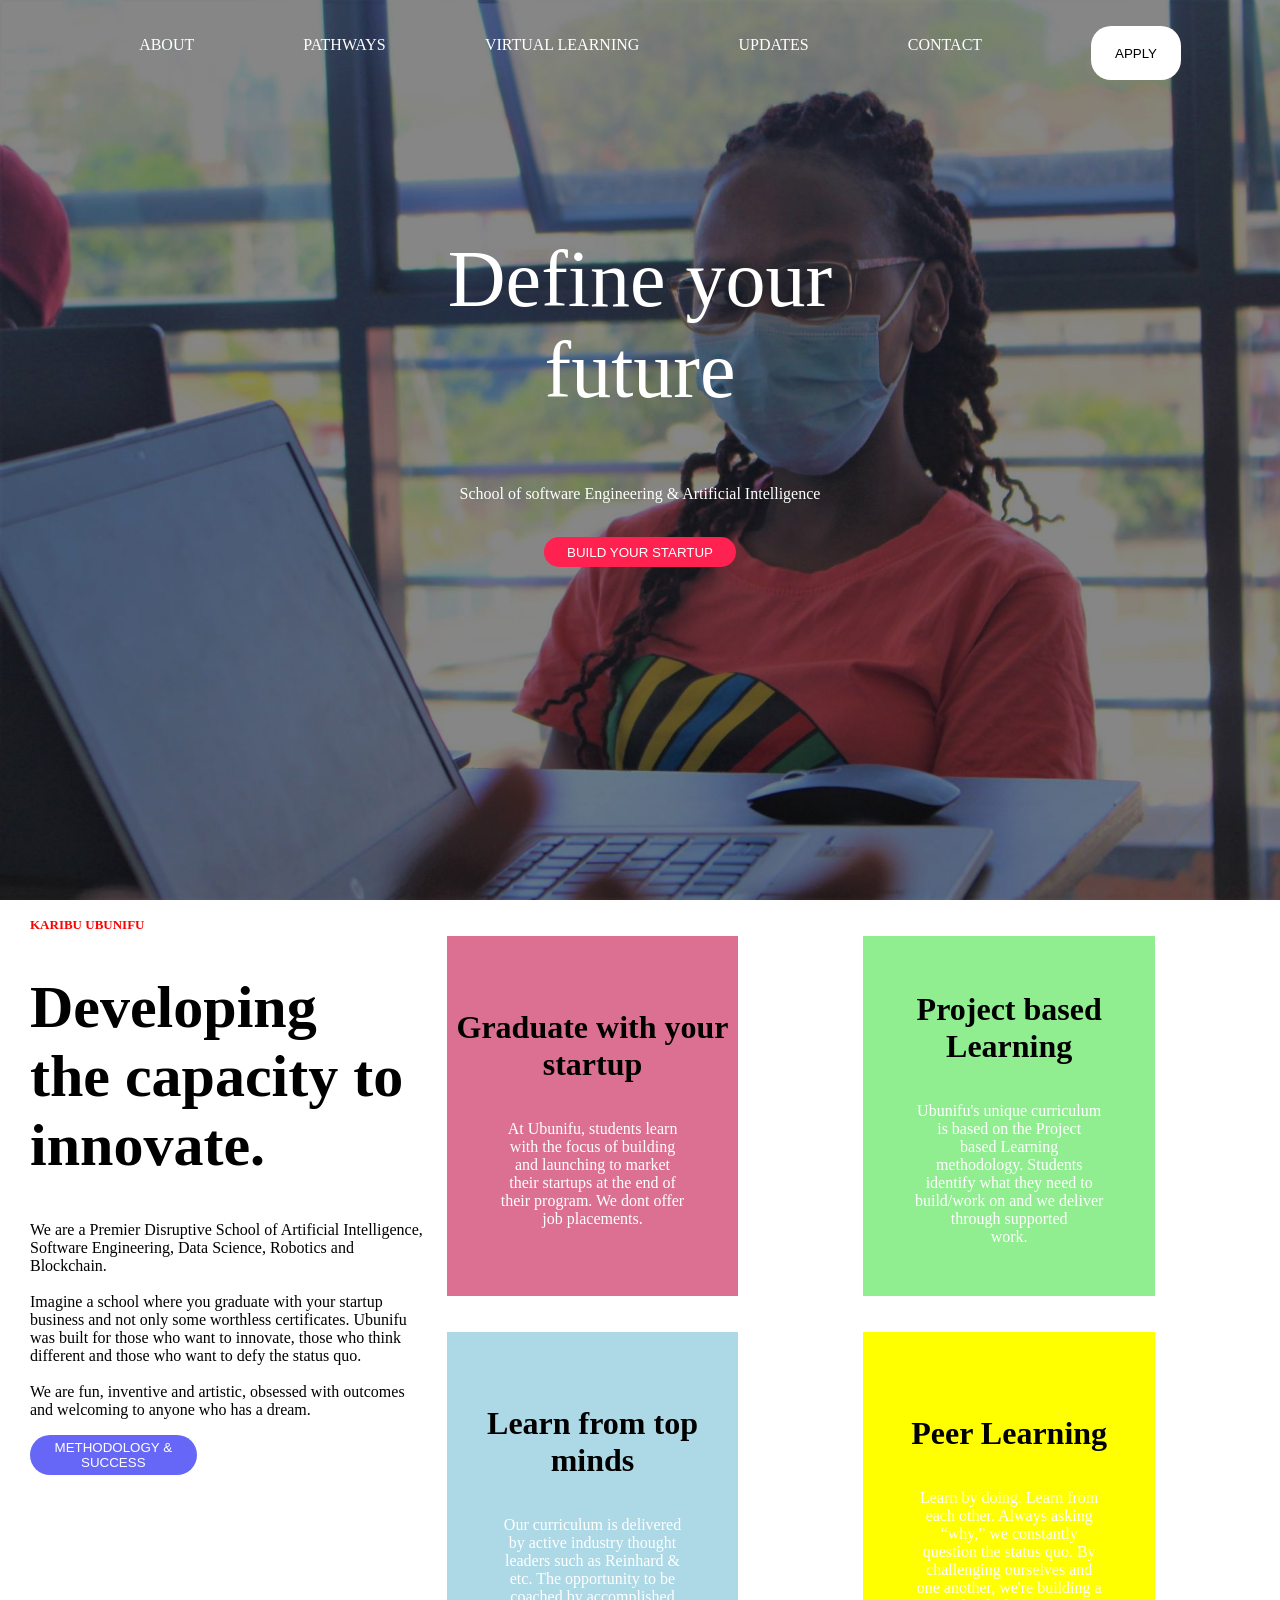
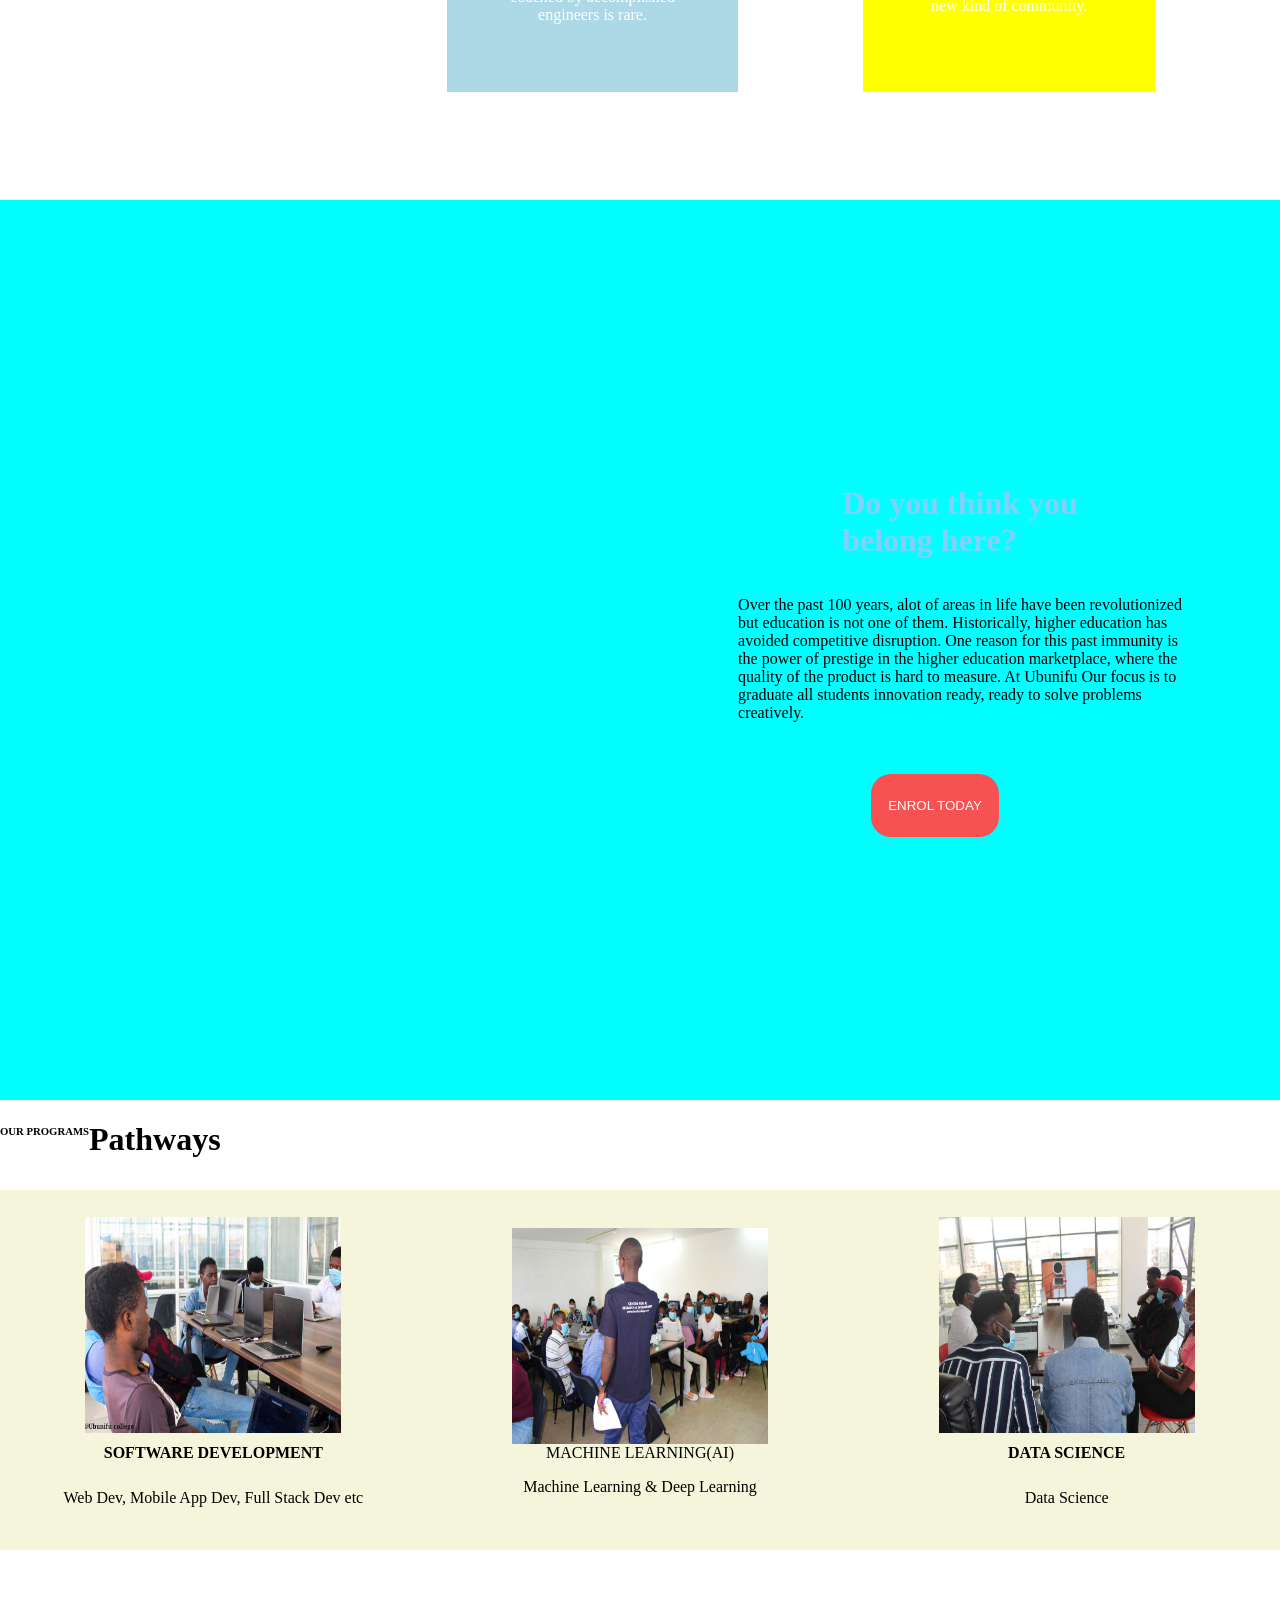
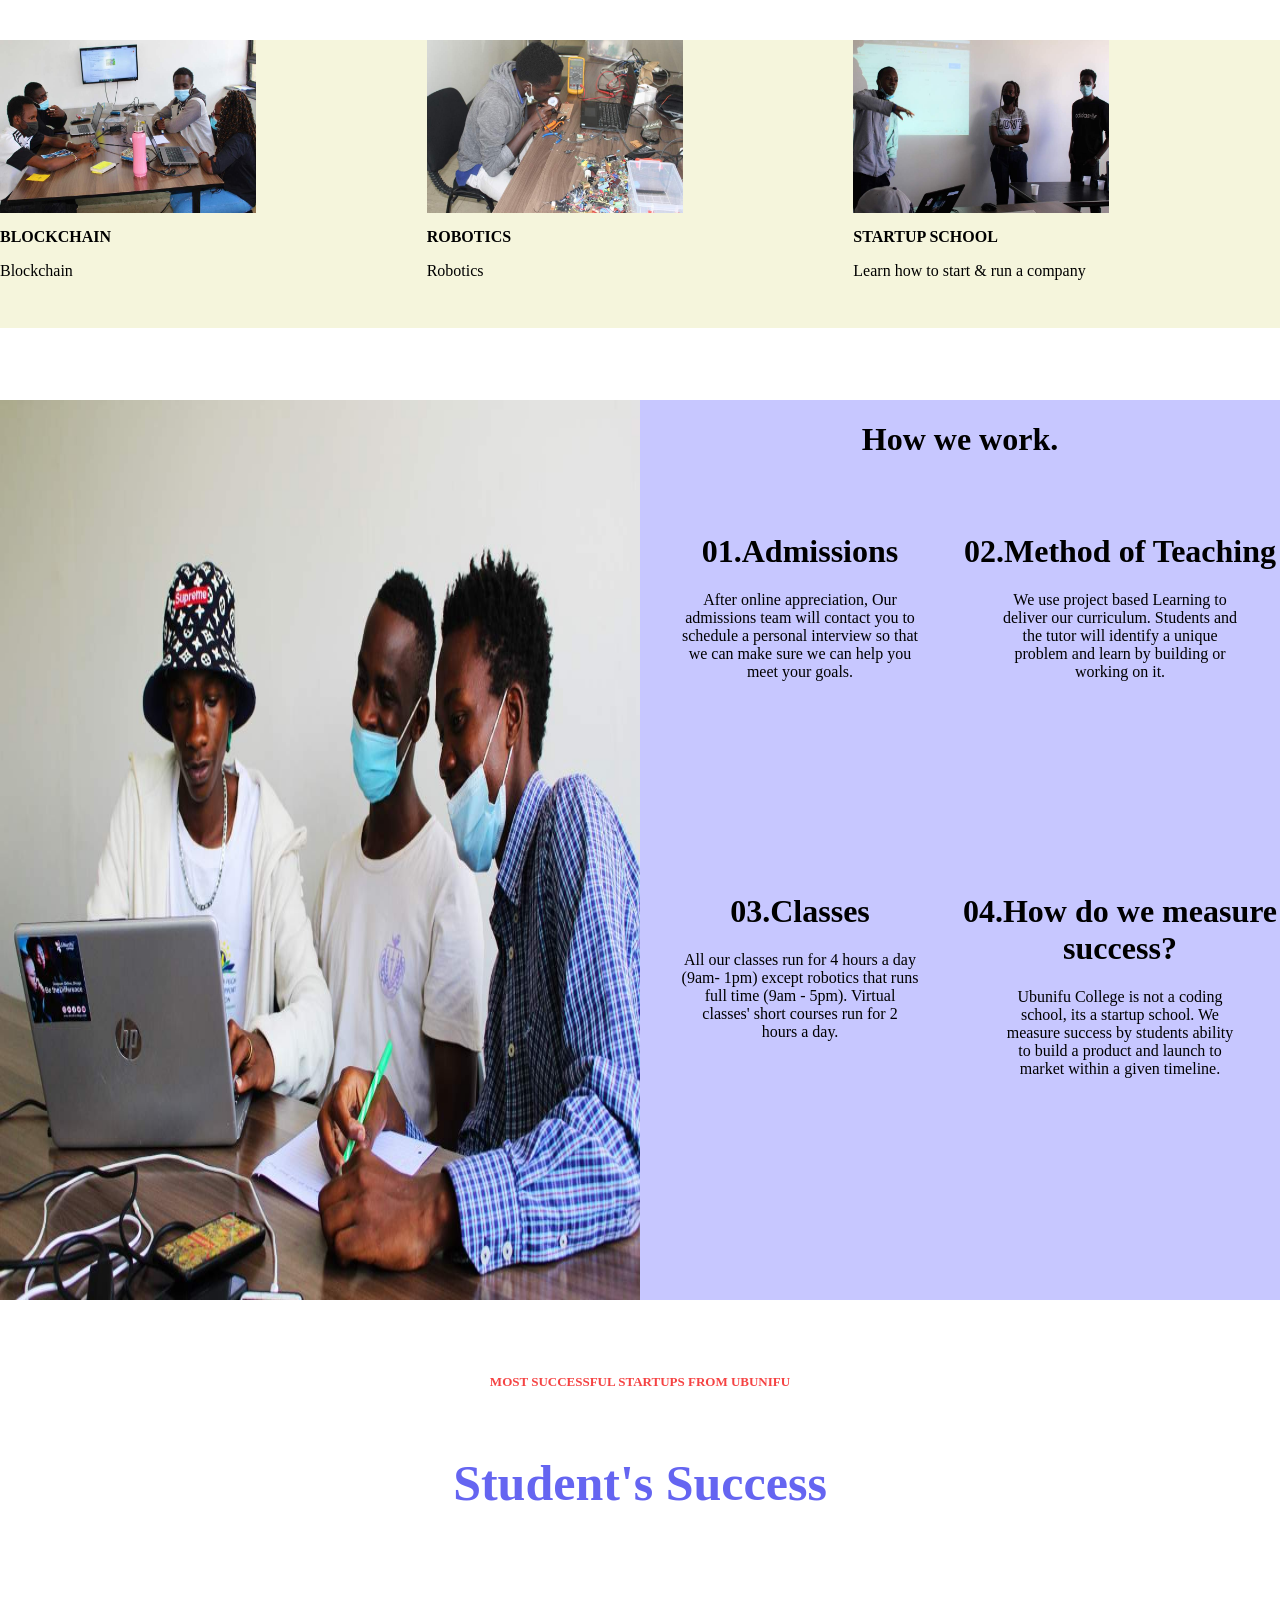
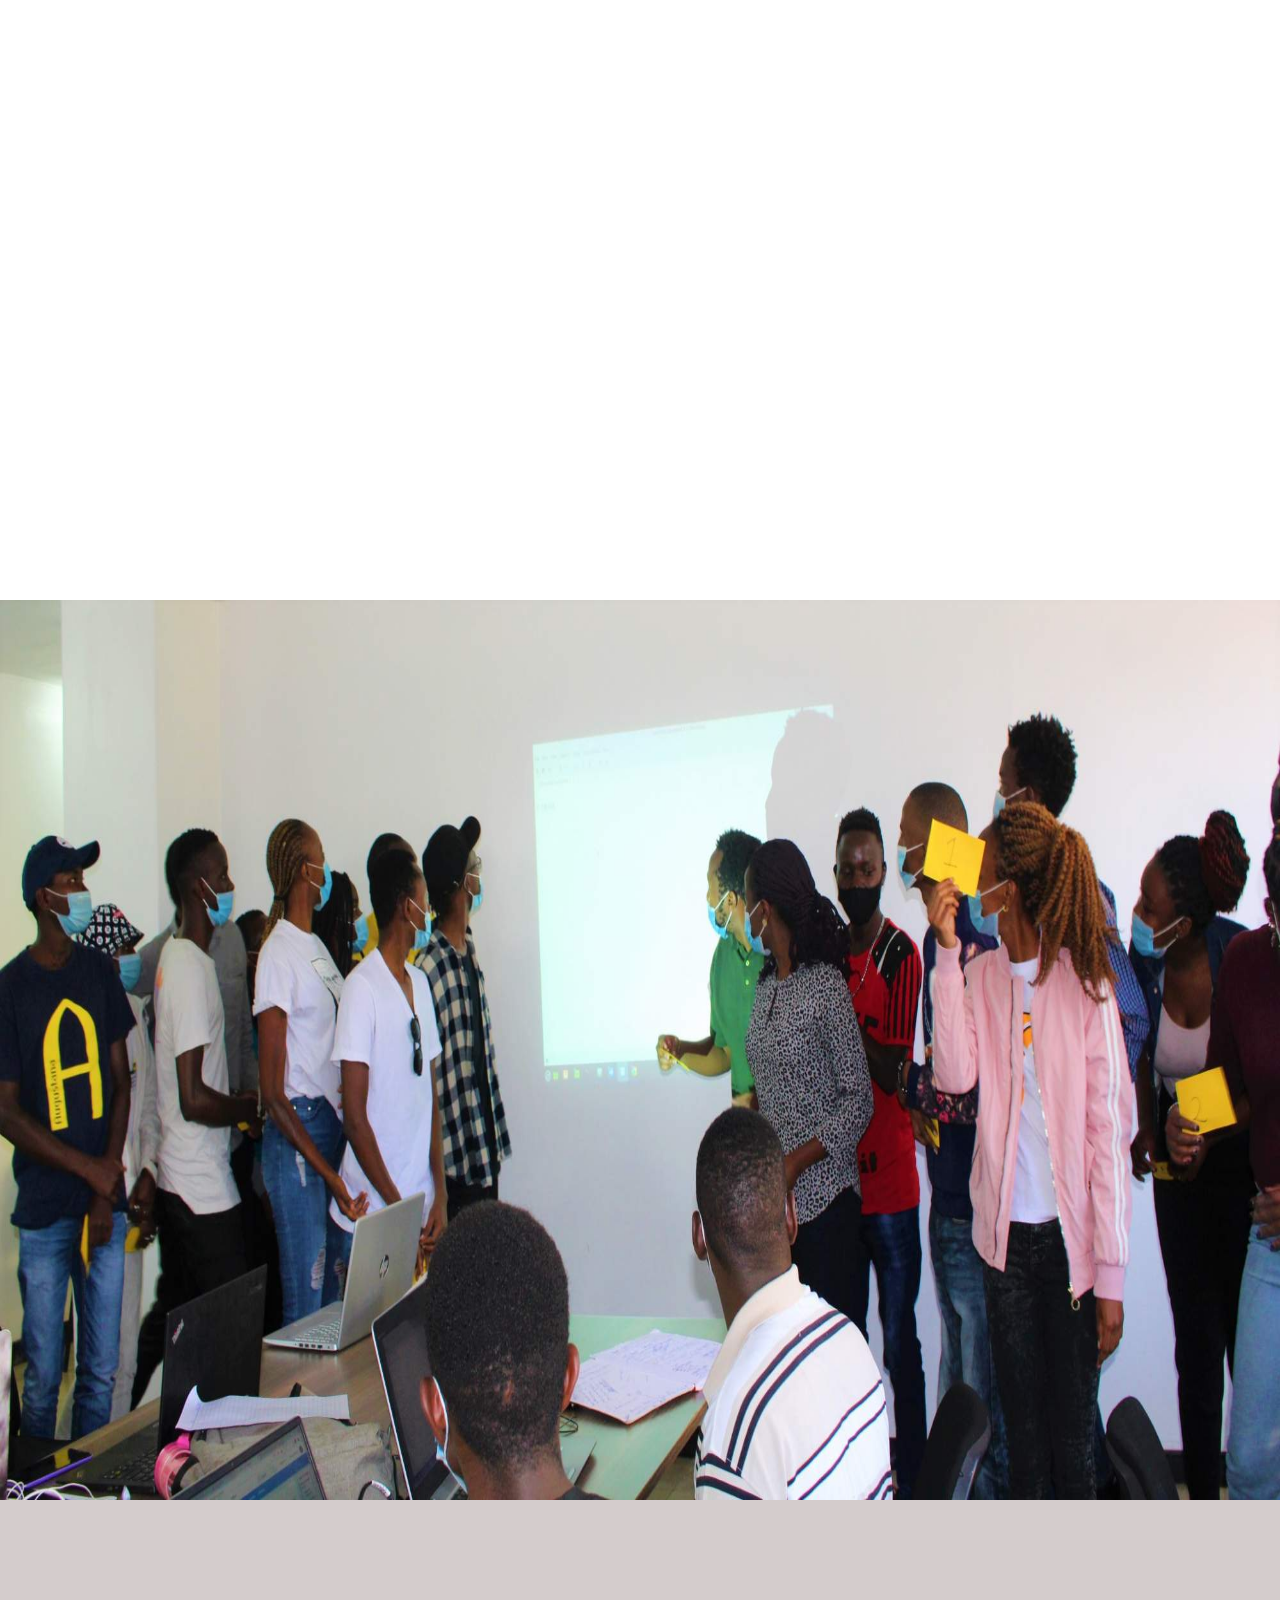
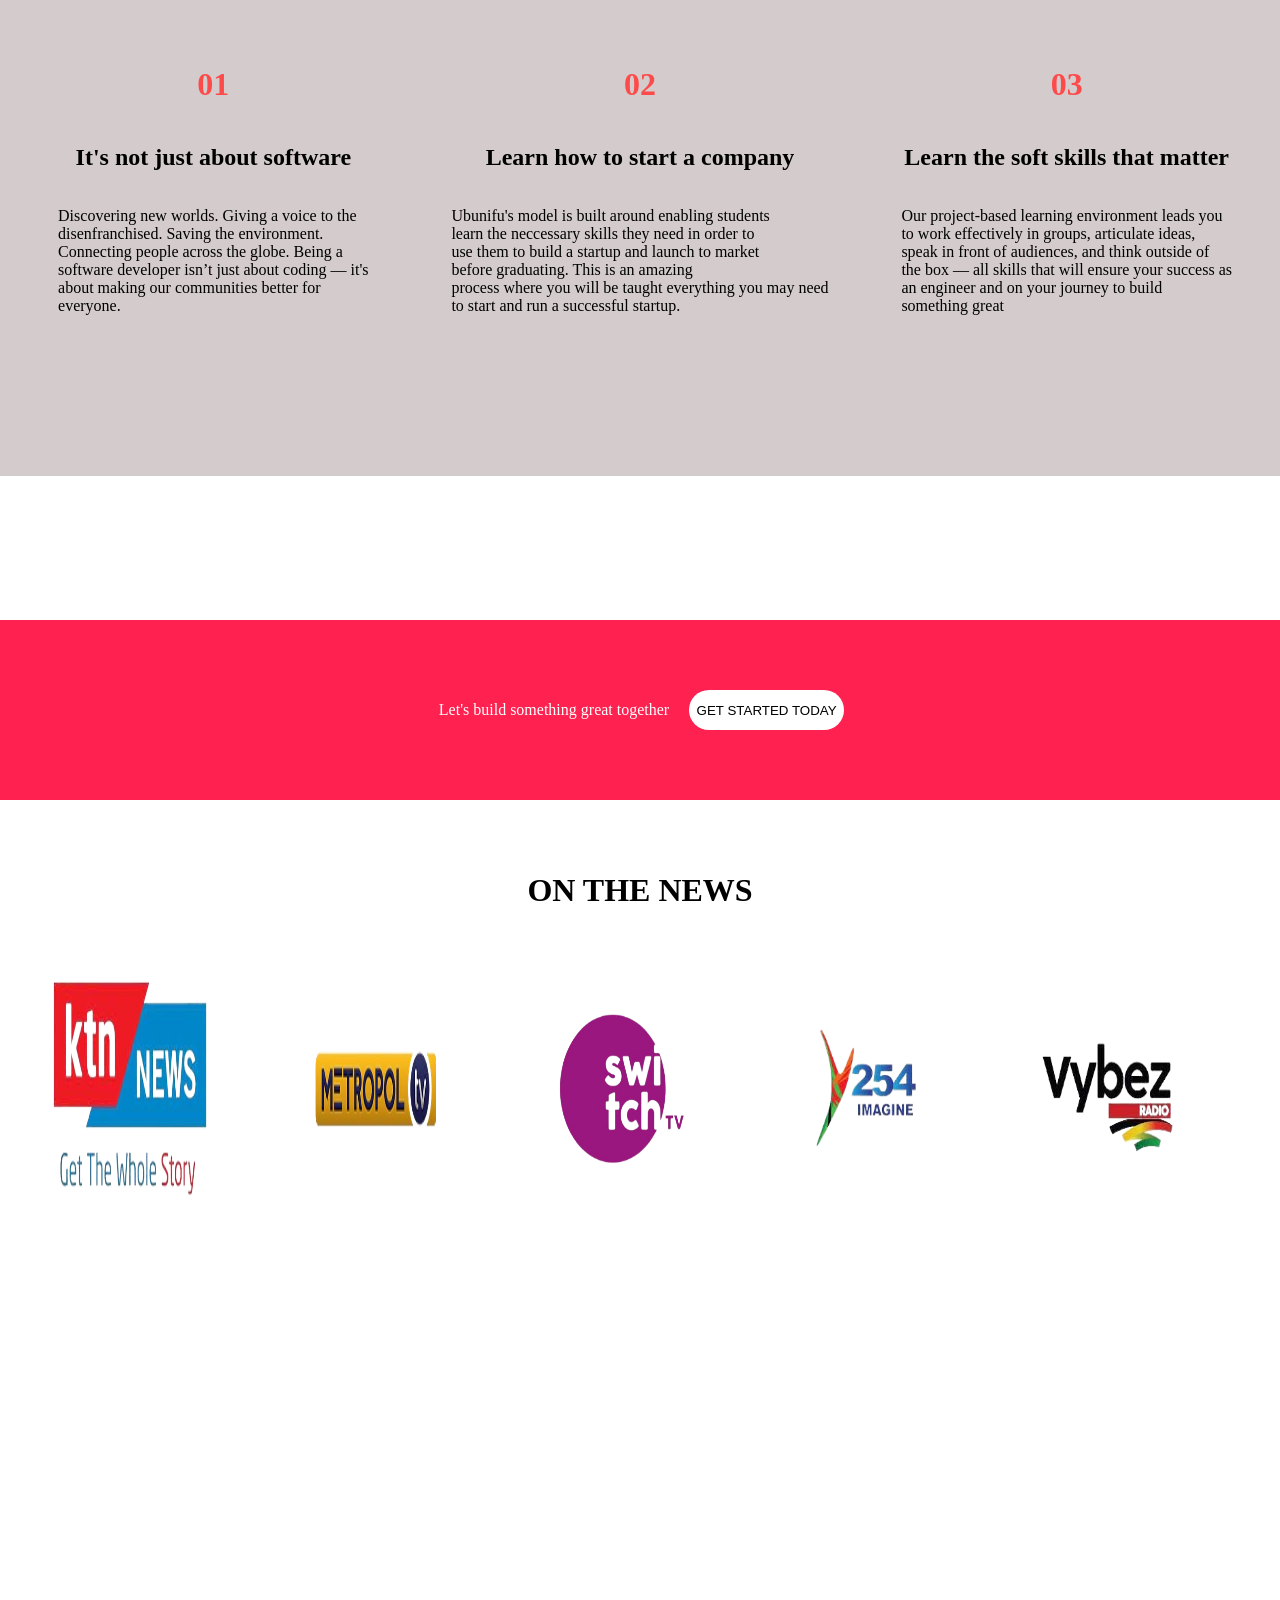
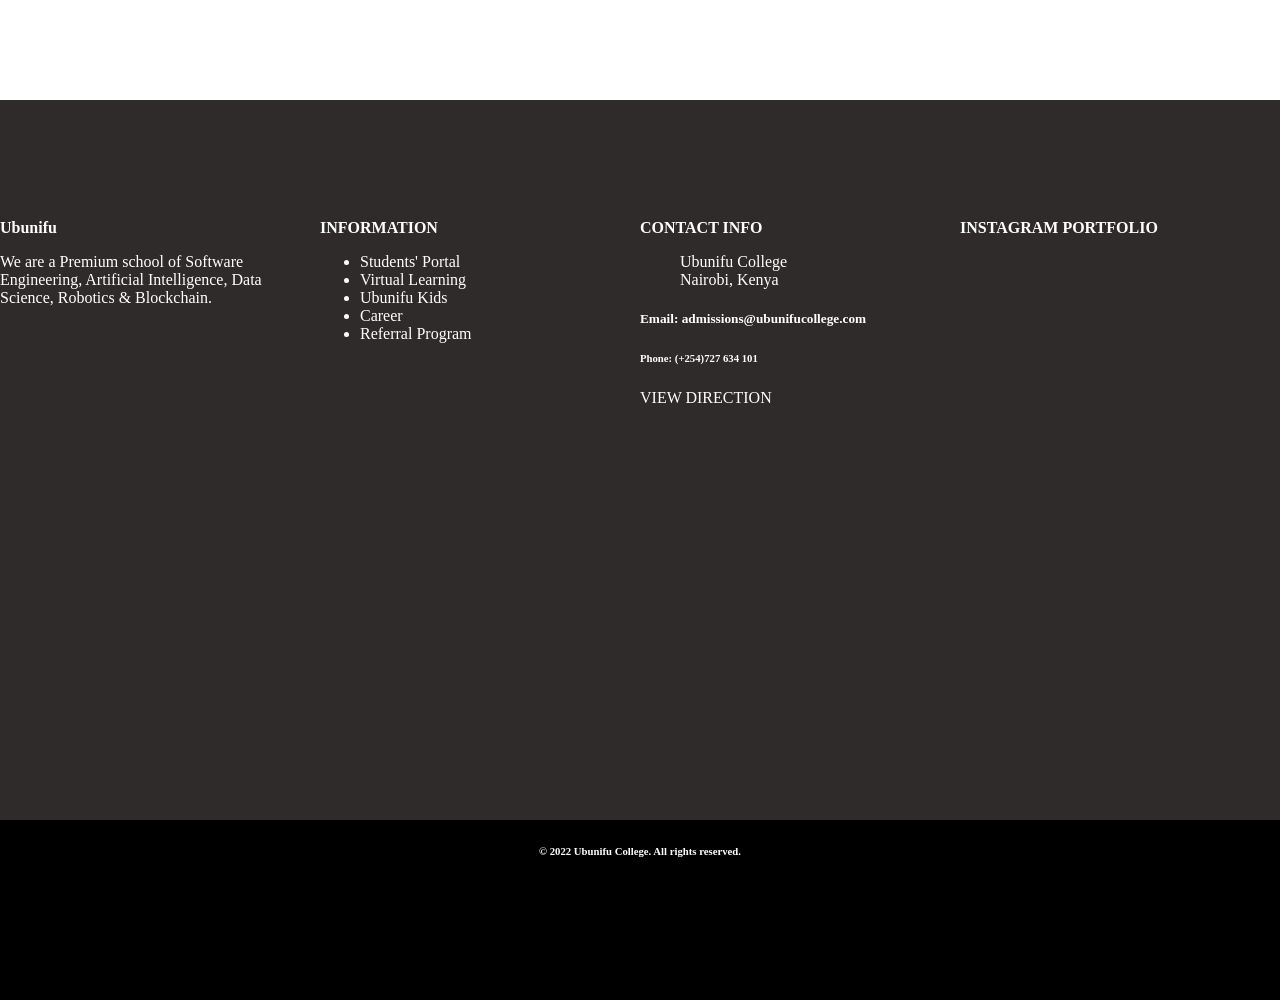
<file: index.html>
<!DOCTYPE html>
<html lang="en">
<head>
    <meta charset="UTF-8">
    <meta name="viewport" content="width=device-width, initial-scale=1.0">
    <link rel="stylesheet" href="/css/ubunifu.css">
    <title>Document</title>
</head>
<body>

    <div class="main">
        <div class="opc">
        <div class="navbar">
            <ul class="list">
                <div class="dd">
                    <li title="about"><span>ABOUT</span></li>
                 <div class="dd1">
                    <p>Our story & How we work</p>
                    <p>Methodology & success</p>
                    <p>Ubunifu kids</p>
                    <p>Center for AI Research & Development</p>
                    <p>Career</p>
                 </div>
                </div>
                <div class="ab">
                   <li title="programs"><span>PATHWAYS</span></li>
                   <div class="ba">
                    <p>Software Development</p>
                    <p>Machine learning (AI)</p>
                    <p>Data Science</p>
                    <p>Blockchain</p>
                    <p>Robotics</p>
                </div>
                </div>
                
                 <li class="list1">VIRTUAL LEARNING</li>
                 <li class="list1">UPDATES</li>
                 <li class="list1">CONTACT</li>
                 <button>APPLY</button>
            </ul>
         </div>
        <div class="main2">
            <h1>Define your <br> future</h1>
            <p>School of software Engineering & Artificial Intelligence</p>
            <br>
            <button>BUILD YOUR STARTUP</button>
        </div>
    </div>
    </div>

    <div class="main3">
        <div class="pag">
            <h4>KARIBU UBUNIFU</h4>
            <h1>Developing <br> the capacity to <br> innovate.</h1>
            <p>We are a Premier Disruptive School of Artificial Intelligence, <br> Software Engineering, Data Science, Robotics and <br> Blockchain.
                <br>
                <br>
                Imagine a school where you graduate with your startup <br> business and not only some worthless certificates. Ubunifu <br> was built for those who want to innovate, those who think <br> different and those who want to defy the status quo.
                <br>
                <br>
                 We are fun, inventive and artistic, obsessed with outcomes <br> and welcoming to anyone who has a dream.</p>
                 <button>METHODOLOGY & SUCCESS</button>
        </div>
        <div class="lane">
            <br>
            <br>
            <div class="box">
                <h1>Graduate with your startup</h1>
                <p>At Ubunifu, students learn <br> with the focus of building <br> and launching to market <br> their startups at the end of <br> their program. We dont offer <br> job placements.</p>
            </div>
            <br>
            <br>
            <div class="box1">
                <h1>Learn from top <br> minds</h1>
                <p>Our curriculum is delivered <br> by active industry thought <br> leaders such as Reinhard & <br> etc. The opportunity to be <br> coached by accomplished <br> engineers is rare.</p>
            </div>
        </div>
        <div class="page">
            <br>
            <br>
            <div class="boxes">
                <h1>Project based Learning</h1>
                <p>Ubunifu's unique curriculum <br> is based on the Project <br> based Learning <br> methodology. Students <br> identify what they need to <br> build/work on and we deliver <br> through supported <br> work.</p>
            </div>
            <br>
            <br>
            <div class="boxes1">
                <h1>Peer Learning</h1>
                <p>Learn by doing. Learn from <br> each other. Always asking <br> “why,” we constantly <br> question the status quo. By <br> challenging ourselves and <br> one another, we're building a <br> new kind of community.</p>
            </div>
        </div>
    </div>

    <div class="page1">
        <div class="one">
            <iframe width="700" height="644" src="https://www.youtube.com/embed/lLDiHIGTutA?si=jtKFfzwkAefWLIe3" title="YouTube video player" frameborder="0" allow="accelerometer; autoplay; clipboard-write; encrypted-media; gyroscope; picture-in-picture; web-share" allowfullscreen></iframe>
        </div>
        <div class="two">
            <h1>Do you think you <br> belong here?</h1>
            <p>Over the past 100 years, alot of areas in life have been revolutionized <br> but education is not one of them. Historically, higher education has <br> avoided competitive disruption. One reason for this past immunity is <br> the power of prestige in the higher education marketplace, where the <br> quality of the product is hard to measure. At Ubunifu Our focus is to <br> graduate all students innovation ready, ready to solve problems <br> creatively.</p>
            <br>
            <br>
            <button>ENROL TODAY</button>
        </div>
    </div>

    <div class="page2">
        <div class="head">
            <h6>OUR PROGRAMS</h6>
            <h1>Pathways</h1>
        </div>
        <div class="log">
            <div class="an">
                <img src="/images/main10.jpg">
                <h1>SOFTWARE DEVELOPMENT</h1>
                <p>Web Dev, Mobile App Dev, Full Stack Dev etc</p>
            </div>
            <div class="en">
                <img src="/images/main4.jpg">
                <h>MACHINE LEARNING(AI)</h>
                <p>Machine Learning & Deep Learning</p>
            </div>
            <div class="be">
                <img src="/images/main11.jpg">
                <h1>DATA SCIENCE</h1>
                <p>Data Science</p>
            </div>
        </div>
        <div class="peg">
            <div class="duck">
                <img src="/images/blockchain.jpg">
                <h1>BLOCKCHAIN</h1>
                <p>Blockchain</p>
            </div>
            <div class="duck">
                <img src="/images/robotics.jpg">
                <h1>ROBOTICS</h1>
                <p>Robotics</p>
            </div>
            <div class="box2">
                <img src="/images/main1.jpg">
                <h1>STARTUP SCHOOL</h1>
                <p>Learn how to start & run a company</p>
            </div>
        </div>
    </div>

    <div class="main4">
        <div class="pic">
            <img src="/images/main2.jpg">
        </div>
        <div class="word">
            <div class="hed">
                <h1>How we work.</h1>
            </div>
            <div class="left">
                <div class="pen">
                    <h1>01.Admissions</h1>
                    <p>After online appreciation, Our <br> admissions team will contact you to <br> schedule a personal interview so that <br> we can make sure we can help you <br> meet your goals.</p>
                </div>
                <div class="imm">
                    <h1>02.Method of Teaching</h1>
                    <p>We use project based Learning to <br> deliver our curriculum. Students and <br> the tutor will identify a unique <br> problem and learn by building or <br> working on it.</p>
                </div>
            </div>
            <div class="le">
                <div class="re">
                    <h1>03.Classes</h1>
                    <p>All our classes run for 4 hours a day <br> (9am- 1pm) except robotics that runs <br> full time (9am - 5pm). Virtual <br> classes' short courses run for 2 <br> hours a day.</p>
                </div>
                <div class="ol">
                    <h1>04.How do we measure <br> success?</h1>
                    <p>Ubunifu College is not a coding <br> school, its a startup school. We <br> measure success by students ability <br> to build a product and launch to <br> market within a given timeline.</p>
                </div>
            </div>
        </div>
    </div>

    <div class="suc">
        <div class="most">
            <h6>MOST SUCCESSFUL STARTUPS FROM UBUNIFU</h6>
            <h1>Student's Success</h1>
        </div>
        <div class="or">
            <div class="wtl">
                <iframe width="560" height="315" src="https://www.youtube.com/embed/IwhhjIyKejI?si=ZdwkEb27ZCoK9EsW" title="YouTube video player" frameborder="0" allow="accelerometer; autoplay; clipboard-write; encrypted-media; gyroscope; picture-in-picture; web-share" allowfullscreen></iframe>
            </div>
        </div>
    </div>

    <div class="this">
        <img src="/images/main5.jpg">
    </div>

    <div class="pqa">
        <div class="medium">
            <div class="not">
                <h1>01</h1>
                <h2>It's not just about software</h2>
                <p>Discovering new worlds. Giving a voice to the <br> disenfranchised. Saving the environment. <br> Connecting people across the globe. Being a <br> software developer isn’t just about coding — it's <br> about making our communities better for <br> everyone.</p>
            </div>
            <div class="to">
                <h1>02</h1>
                <h2>Learn how to start a company</h2>
                <p>Ubunifu's model is built around enabling students <br> learn the neccessary skills they need in order to <br> use them to build a startup and launch to market <br> before graduating. This is an amazing <br> process where you will be taught everything you may need <br> to start and run a successful startup.</p>
            </div>
            <div class="soft">
                <h1>03</h1>
                <h2>Learn the soft skills that matter</h2>
                <p>Our project-based learning environment leads you <br> to work effectively in groups, articulate ideas, <br> speak in front of audiences, and think outside of <br> the box — all skills that will ensure your success as <br> an engineer and on your journey to build <br> something great</p>
            </div>
        </div>
        <div class="hp">
            <div class="great">
                <p>Let's build something great together</p>
            </div>
            <div class="get">
                <button>GET STARTED TODAY</button>
            </div>
        </div>
    </div>
    <div class="news">
        <div class="mo">
            <h1>ON THE NEWS</h1>
        </div>
        <div class="chanel">
            <div class="ktn">
                <img src="/images/download-removebg-preview.png">
            </div>
            <div class="metro">
                <img src="/images/METROPOL-TV-removebg-preview (1).png">
            </div>
            <div class="switch">
                <img src="/images/unnamed-removebg-preview.png">
            </div>
            <div class="radio">
                <img src="/images/download__1_-removebg-preview.png">
            </div>
            <div class="vybz">
                <img src="/images/download__2_-removebg-preview.png">
            </div>
        </div>
    </div>

    <div class="io">
        <div class="data">
            <div class="pre">
                <h1>Ubunifu</h1>
                <p>We are a Premium school of Software <br> Engineering, Artificial Intelligence, Data <br> Science, Robotics & Blockchain.</p>
            </div>
            <div  class="info">
                <h1>INFORMATION</h1>
                <ul class="list2">
                    <li>Students' Portal</li>
                    <li>Virtual Learning</li>
                    <li>Ubunifu Kids</li>
                    <li>Career</li>
                    <li>Referral Program</li>
                </ul>
            </div>
            <div class="contact">
                <h1>CONTACT INFO</h1>
                <ul>
                    <li>Ubunifu College</li>
                    <li>Nairobi, Kenya</li>
                </ul>
                <h5>Email: admissions@ubunifucollege.com</h5>
                <h6>Phone: (+254)727 634 101</h6>
                <p>VIEW DIRECTION</p>
            </div>
            <div class="port">
                <h1>INSTAGRAM PORTFOLIO</h1>
            </div>
        </div>
        <div class="lastr">
            <div class="all">
                <h6>© 2022 Ubunifu College. All rights reserved.</h6>
            </div>
        </div>
    </div>
</body>
</html>
</file>
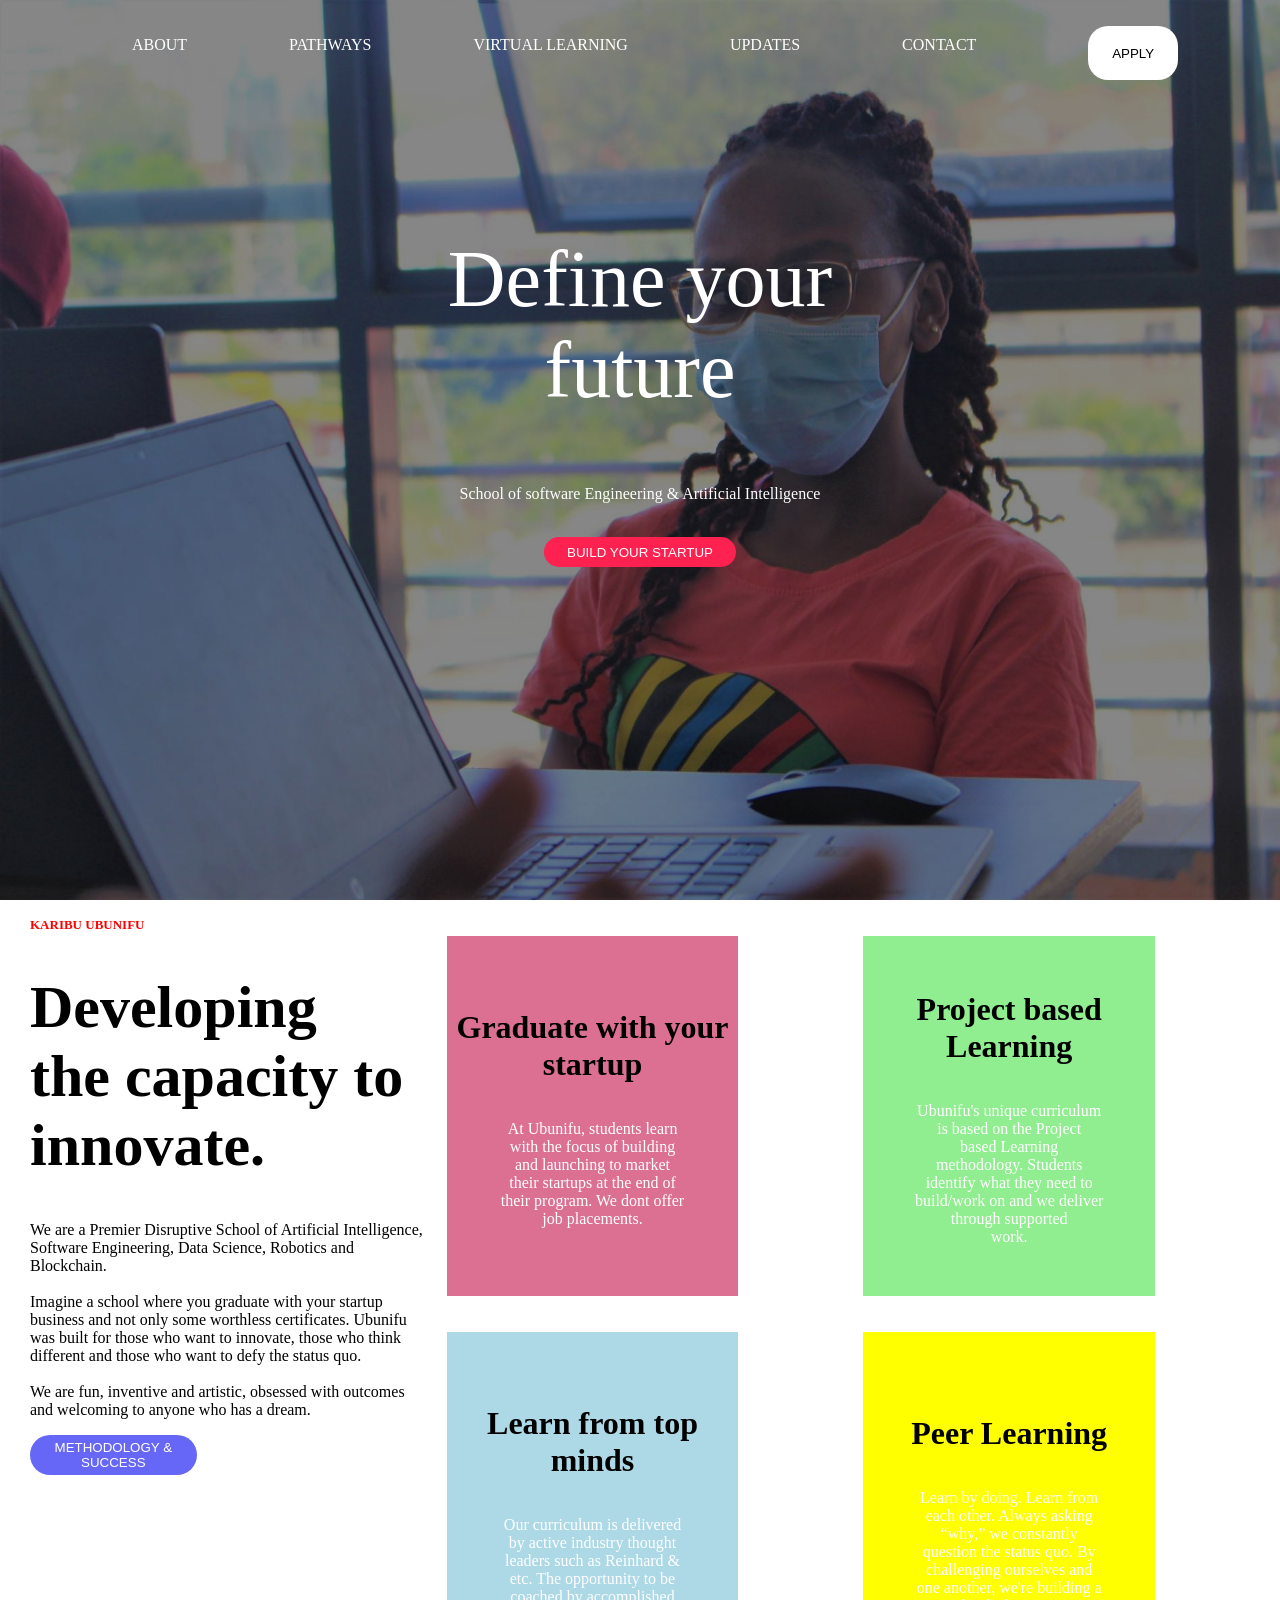
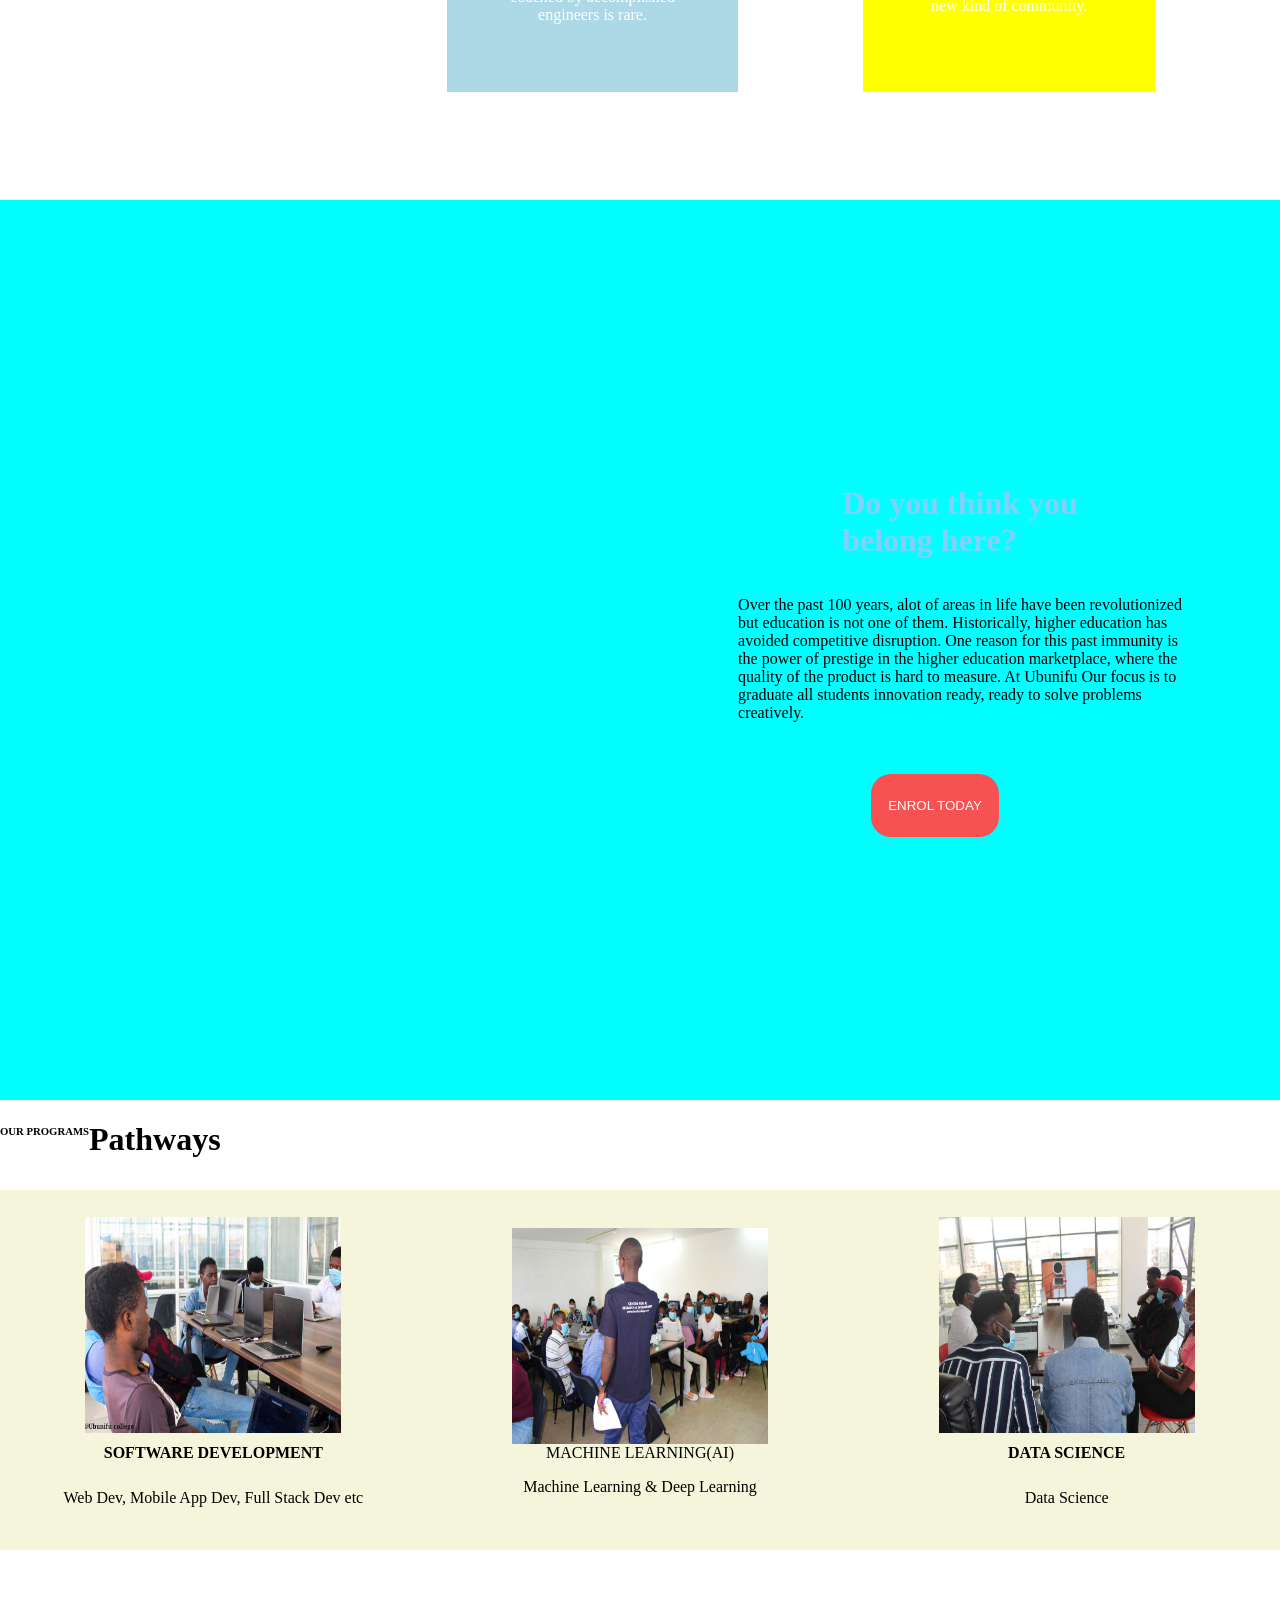
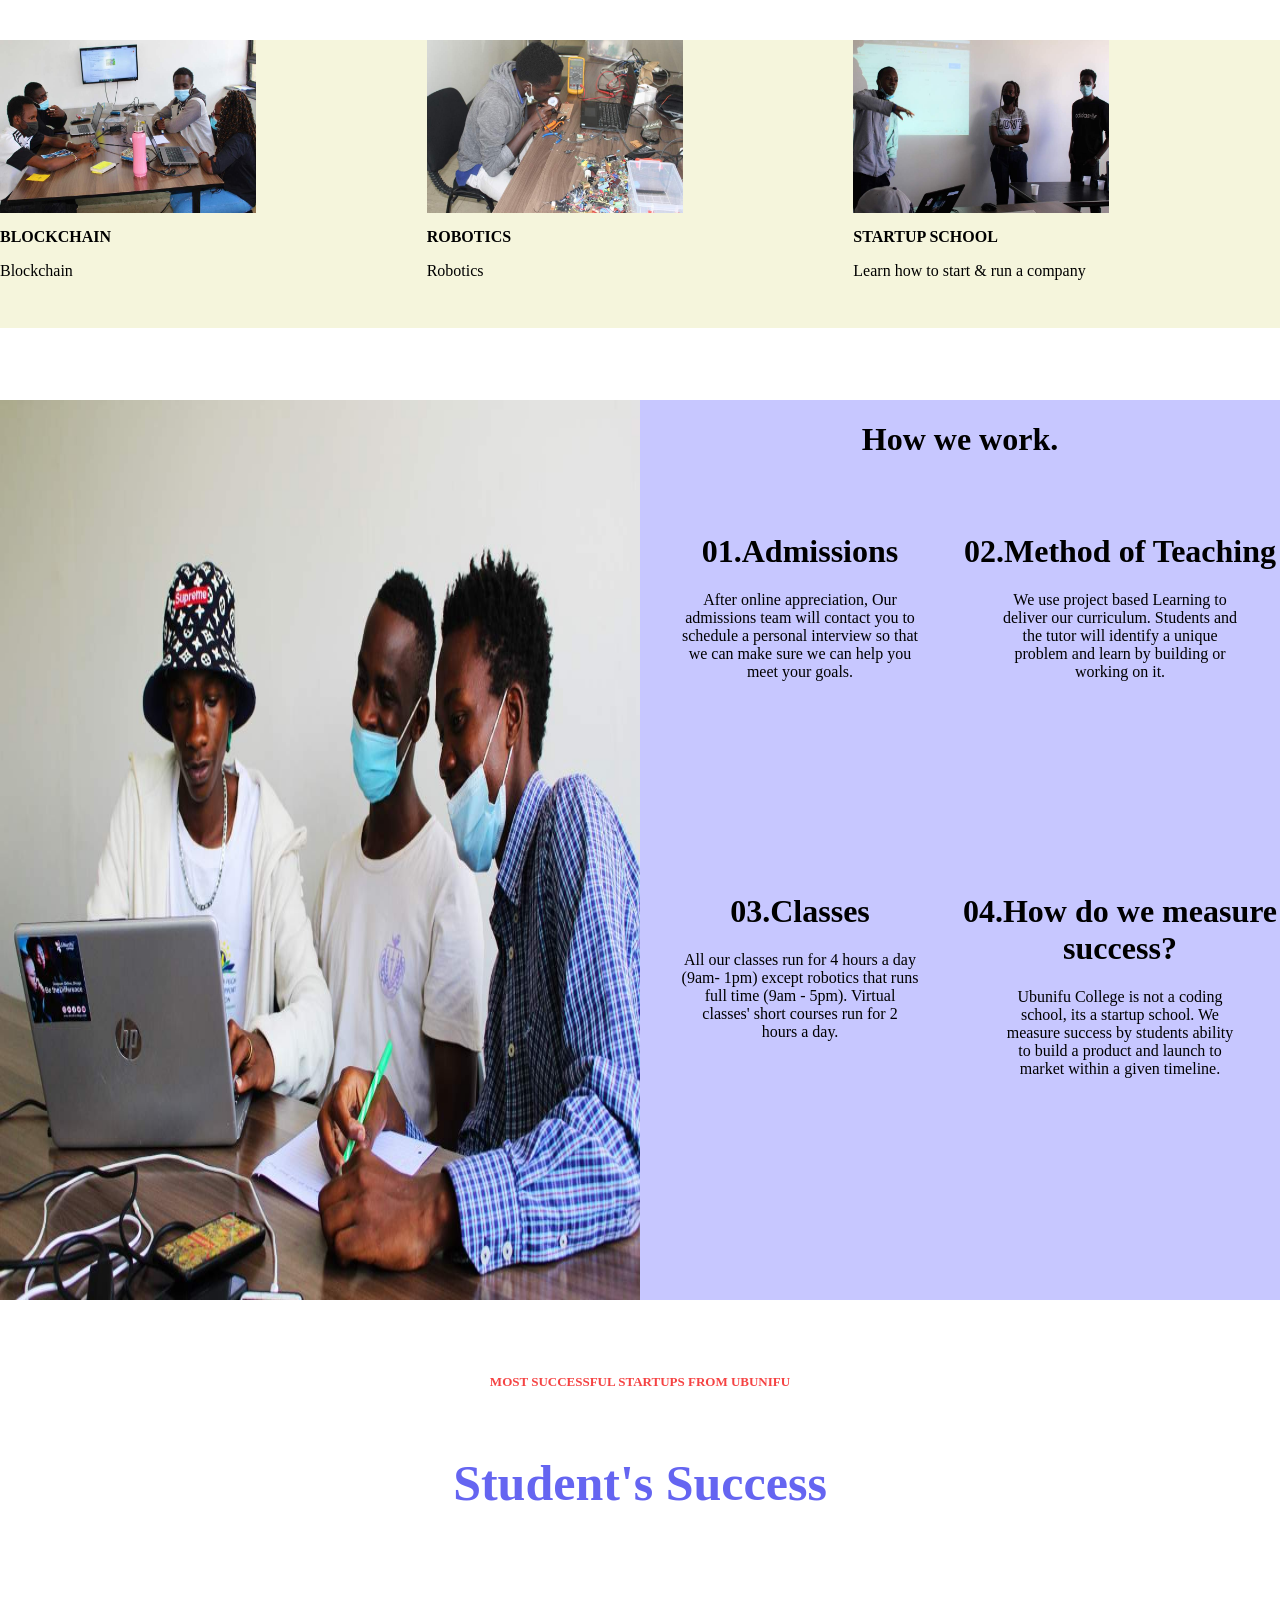
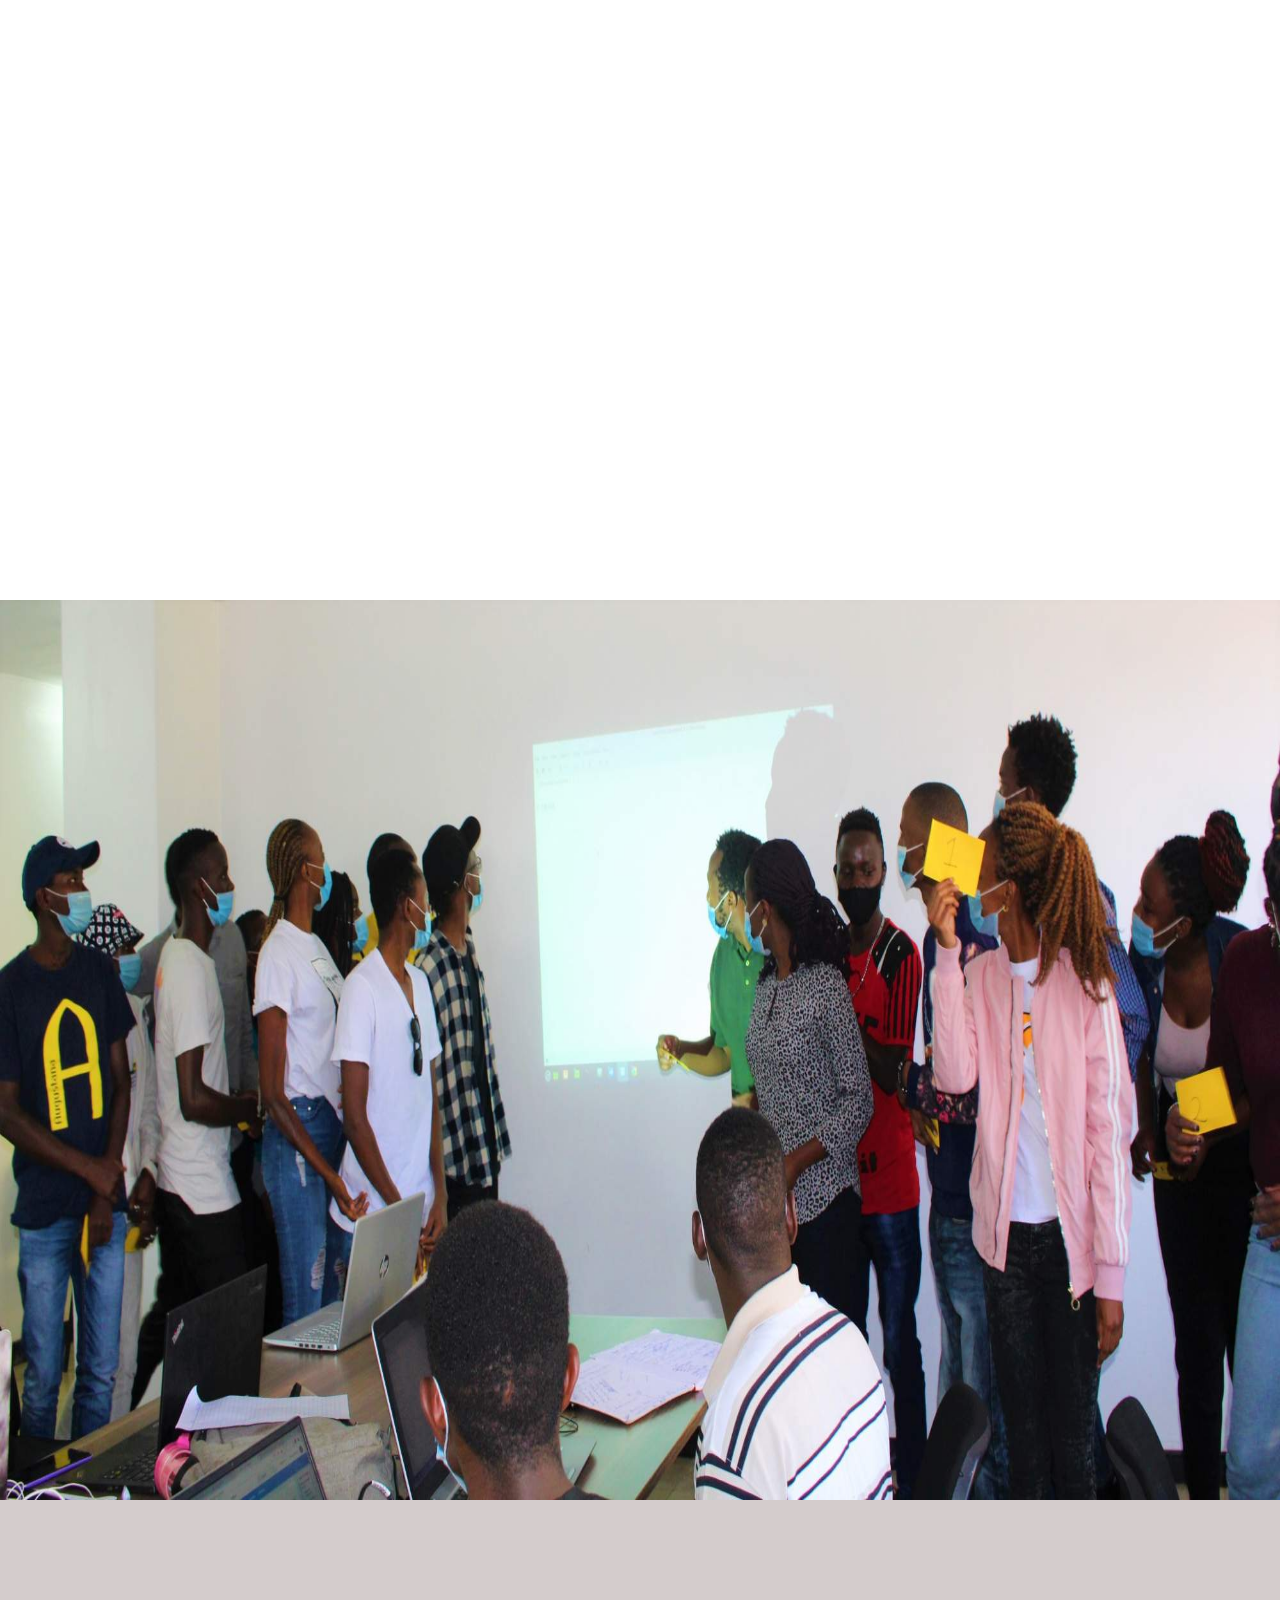
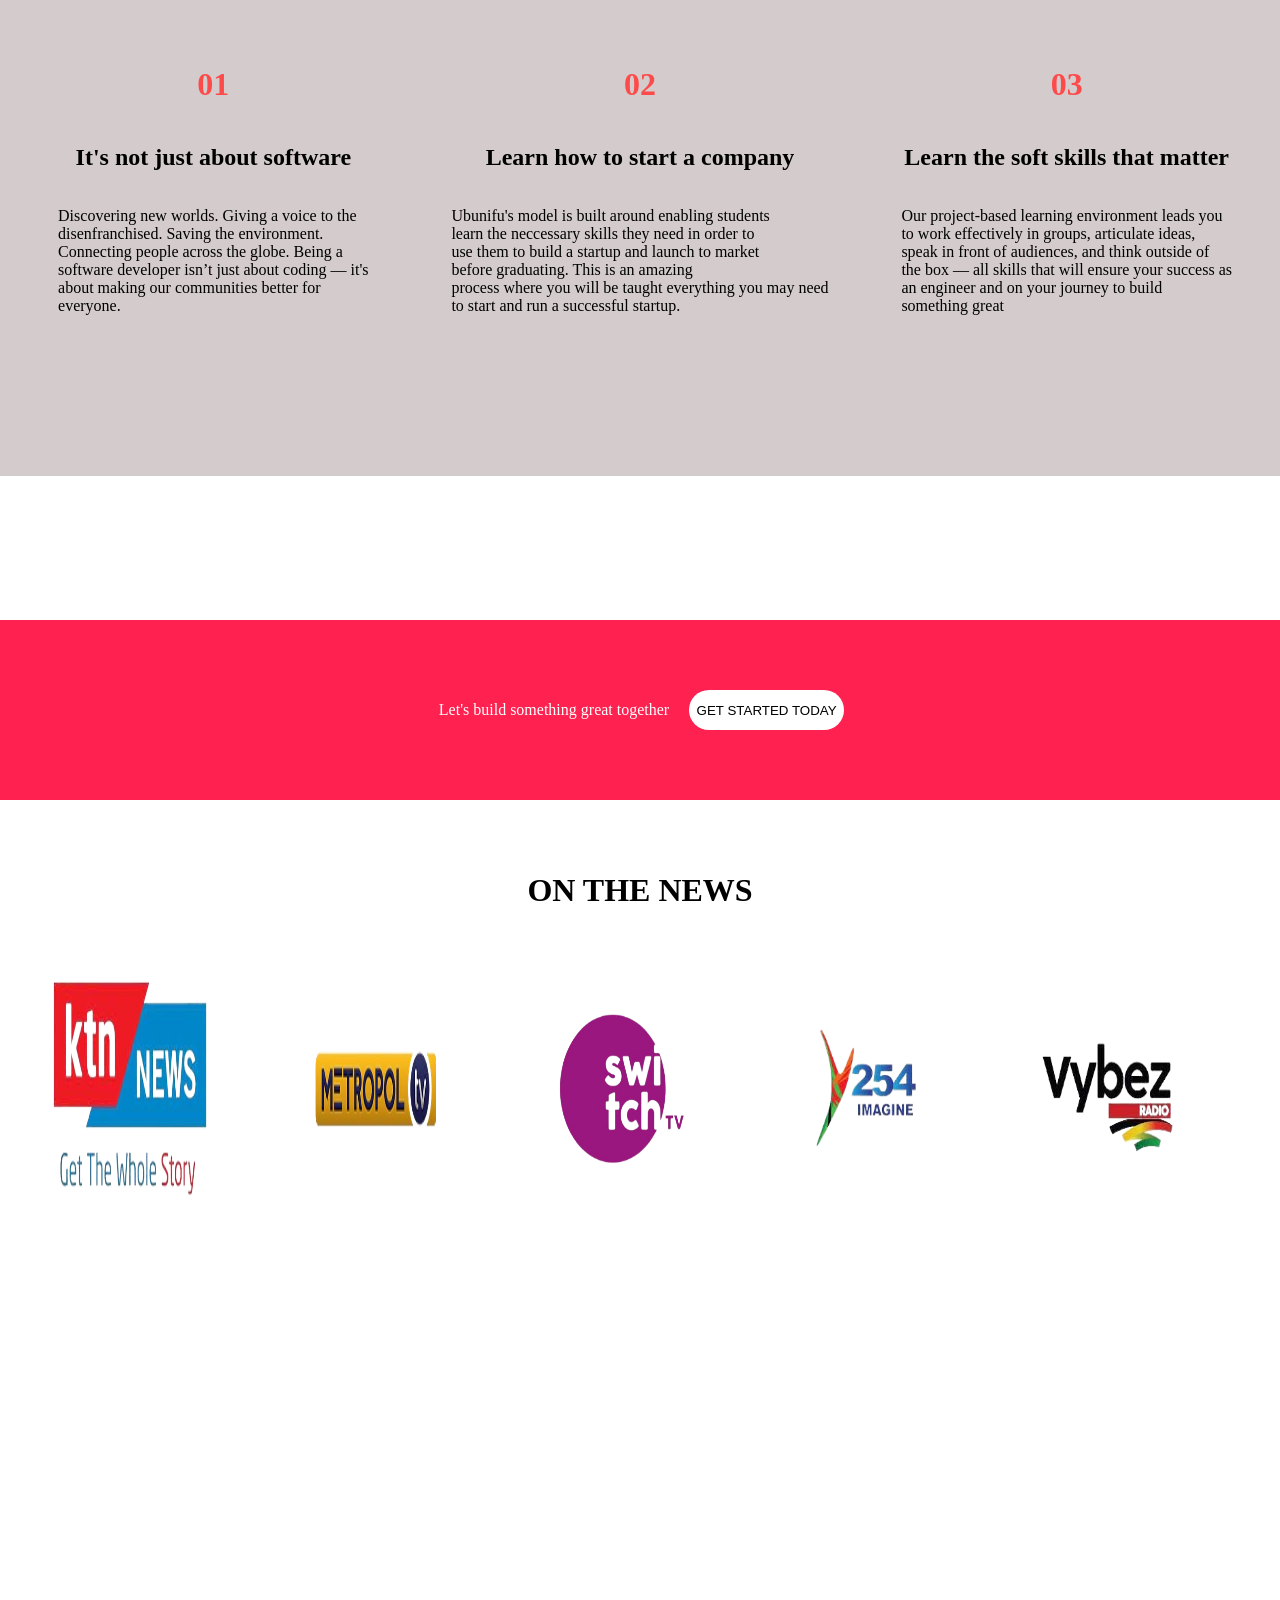
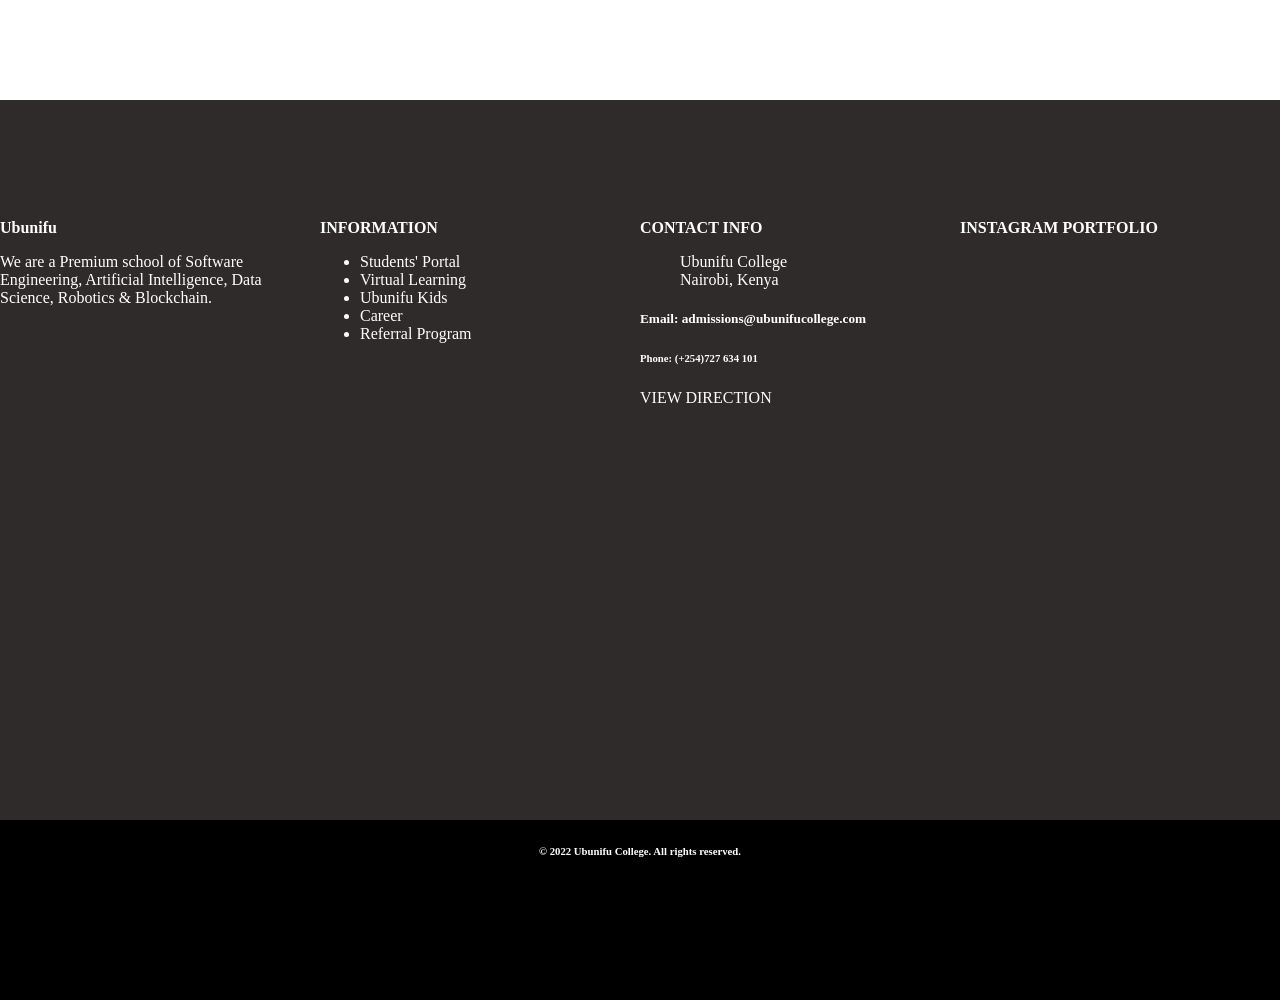
<file: ubunifu.html>
<!DOCTYPE html>
<html lang="en">
<head>
    <meta charset="UTF-8">
    <meta name="viewport" content="width=device-width, initial-scale=1.0">
    <link rel="stylesheet" href="/css/ubunifu.css">
    <title>Document</title>
</head>
<body>

    <div class="main">
        <div class="opc">
        <div class="navbar">
            <ul class="list">
                <li class="list1">ABOUT</li>
                <li class="list1">PATHWAYS</li>
                <li class="list1">VIRTUAL LEARNING</li>
                <li class="list1">UPDATES</li>
                <li class="list1">CONTACT</li>
                <button>APPLY</button>
            </ul>
        </div>
        <div class="main2">
            <h1>Define your <br> future</h1>
            <p>School of software Engineering & Artificial Intelligence</p>
            <br>
            <button>BUILD YOUR STARTUP</button>
        </div>
    </div>
    </div>

    <div class="main3">
        <div class="pag">
            <h4>KARIBU UBUNIFU</h4>
            <h1>Developing <br> the capacity to <br> innovate.</h1>
            <p>We are a Premier Disruptive School of Artificial Intelligence, <br> Software Engineering, Data Science, Robotics and <br> Blockchain.
                <br>
                <br>
                Imagine a school where you graduate with your startup <br> business and not only some worthless certificates. Ubunifu <br> was built for those who want to innovate, those who think <br> different and those who want to defy the status quo.
                <br>
                <br>
                 We are fun, inventive and artistic, obsessed with outcomes <br> and welcoming to anyone who has a dream.</p>
                 <button>METHODOLOGY & SUCCESS</button>
        </div>
        <div class="lane">
            <br>
            <br>
            <div class="box">
                <h1>Graduate with your startup</h1>
                <p>At Ubunifu, students learn <br> with the focus of building <br> and launching to market <br> their startups at the end of <br> their program. We dont offer <br> job placements.</p>
            </div>
            <br>
            <br>
            <div class="box1">
                <h1>Learn from top <br> minds</h1>
                <p>Our curriculum is delivered <br> by active industry thought <br> leaders such as Reinhard & <br> etc. The opportunity to be <br> coached by accomplished <br> engineers is rare.</p>
            </div>
        </div>
        <div class="page">
            <br>
            <br>
            <div class="boxes">
                <h1>Project based Learning</h1>
                <p>Ubunifu's unique curriculum <br> is based on the Project <br> based Learning <br> methodology. Students <br> identify what they need to <br> build/work on and we deliver <br> through supported <br> work.</p>
            </div>
            <br>
            <br>
            <div class="boxes1">
                <h1>Peer Learning</h1>
                <p>Learn by doing. Learn from <br> each other. Always asking <br> “why,” we constantly <br> question the status quo. By <br> challenging ourselves and <br> one another, we're building a <br> new kind of community.</p>
            </div>
        </div>
    </div>

    <div class="page1">
        <div class="one">
            <iframe width="700" height="644" src="https://www.youtube.com/embed/lLDiHIGTutA?si=jtKFfzwkAefWLIe3" title="YouTube video player" frameborder="0" allow="accelerometer; autoplay; clipboard-write; encrypted-media; gyroscope; picture-in-picture; web-share" allowfullscreen></iframe>
        </div>
        <div class="two">
            <h1>Do you think you <br> belong here?</h1>
            <p>Over the past 100 years, alot of areas in life have been revolutionized <br> but education is not one of them. Historically, higher education has <br> avoided competitive disruption. One reason for this past immunity is <br> the power of prestige in the higher education marketplace, where the <br> quality of the product is hard to measure. At Ubunifu Our focus is to <br> graduate all students innovation ready, ready to solve problems <br> creatively.</p>
            <br>
            <br>
            <button>ENROL TODAY</button>
        </div>
    </div>

    <div class="page2">
        <div class="head">
            <h6>OUR PROGRAMS</h6>
            <h1>Pathways</h1>
        </div>
        <div class="log">
            <div class="an">
                <img src="/images/main10.jpg">
                <h1>SOFTWARE DEVELOPMENT</h1>
                <p>Web Dev, Mobile App Dev, Full Stack Dev etc</p>
            </div>
            <div class="en">
                <img src="/images/main4.jpg">
                <h>MACHINE LEARNING(AI)</h>
                <p>Machine Learning & Deep Learning</p>
            </div>
            <div class="be">
                <img src="/images/main11.jpg">
                <h1>DATA SCIENCE</h1>
                <p>Data Science</p>
            </div>
        </div>
        <div class="peg">
            <div class="duck">
                <img src="/images/blockchain.jpg">
                <h1>BLOCKCHAIN</h1>
                <p>Blockchain</p>
            </div>
            <div class="duck">
                <img src="/images/robotics.jpg">
                <h1>ROBOTICS</h1>
                <p>Robotics</p>
            </div>
            <div class="box2">
                <img src="/images/main1.jpg">
                <h1>STARTUP SCHOOL</h1>
                <p>Learn how to start & run a company</p>
            </div>
        </div>
    </div>

    <div class="main4">
        <div class="pic">
            <img src="/images/main2.jpg">
        </div>
        <div class="word">
            <div class="hed">
                <h1>How we work.</h1>
            </div>
            <div class="left">
                <div class="pen">
                    <h1>01.Admissions</h1>
                    <p>After online appreciation, Our <br> admissions team will contact you to <br> schedule a personal interview so that <br> we can make sure we can help you <br> meet your goals.</p>
                </div>
                <div class="imm">
                    <h1>02.Method of Teaching</h1>
                    <p>We use project based Learning to <br> deliver our curriculum. Students and <br> the tutor will identify a unique <br> problem and learn by building or <br> working on it.</p>
                </div>
            </div>
            <div class="le">
                <div class="re">
                    <h1>03.Classes</h1>
                    <p>All our classes run for 4 hours a day <br> (9am- 1pm) except robotics that runs <br> full time (9am - 5pm). Virtual <br> classes' short courses run for 2 <br> hours a day.</p>
                </div>
                <div class="ol">
                    <h1>04.How do we measure <br> success?</h1>
                    <p>Ubunifu College is not a coding <br> school, its a startup school. We <br> measure success by students ability <br> to build a product and launch to <br> market within a given timeline.</p>
                </div>
            </div>
        </div>
    </div>

    <div class="suc">
        <div class="most">
            <h6>MOST SUCCESSFUL STARTUPS FROM UBUNIFU</h6>
            <h1>Student's Success</h1>
        </div>
        <div class="or">
            <div class="wtl">
                <iframe width="560" height="315" src="https://www.youtube.com/embed/IwhhjIyKejI?si=ZdwkEb27ZCoK9EsW" title="YouTube video player" frameborder="0" allow="accelerometer; autoplay; clipboard-write; encrypted-media; gyroscope; picture-in-picture; web-share" allowfullscreen></iframe>
            </div>
        </div>
    </div>

    <div class="this">
        <img src="/images/main5.jpg">
    </div>

    <div class="pqa">
        <div class="medium">
            <div class="not">
                <h1>01</h1>
                <h2>It's not just about software</h2>
                <p>Discovering new worlds. Giving a voice to the <br> disenfranchised. Saving the environment. <br> Connecting people across the globe. Being a <br> software developer isn’t just about coding — it's <br> about making our communities better for <br> everyone.</p>
            </div>
            <div class="to">
                <h1>02</h1>
                <h2>Learn how to start a company</h2>
                <p>Ubunifu's model is built around enabling students <br> learn the neccessary skills they need in order to <br> use them to build a startup and launch to market <br> before graduating. This is an amazing <br> process where you will be taught everything you may need <br> to start and run a successful startup.</p>
            </div>
            <div class="soft">
                <h1>03</h1>
                <h2>Learn the soft skills that matter</h2>
                <p>Our project-based learning environment leads you <br> to work effectively in groups, articulate ideas, <br> speak in front of audiences, and think outside of <br> the box — all skills that will ensure your success as <br> an engineer and on your journey to build <br> something great</p>
            </div>
        </div>
        <div class="hp">
            <div class="great">
                <p>Let's build something great together</p>
            </div>
            <div class="get">
                <button>GET STARTED TODAY</button>
            </div>
        </div>
    </div>
    <div class="news">
        <div class="mo">
            <h1>ON THE NEWS</h1>
        </div>
        <div class="chanel">
            <div class="ktn">
                <img src="/images/download-removebg-preview.png">
            </div>
            <div class="metro">
                <img src="/images/METROPOL-TV-removebg-preview (1).png">
            </div>
            <div class="switch">
                <img src="/images/unnamed-removebg-preview.png">
            </div>
            <div class="radio">
                <img src="/images/download__1_-removebg-preview.png">
            </div>
            <div class="vybz">
                <img src="/images/download__2_-removebg-preview.png">
            </div>
        </div>
    </div>

    <div class="io">
        <div class="data">
            <div class="pre">
                <h1>Ubunifu</h1>
                <p>We are a Premium school of Software <br> Engineering, Artificial Intelligence, Data <br> Science, Robotics & Blockchain.</p>
            </div>
            <div  class="info">
                <h1>INFORMATION</h1>
                <ul class="list2">
                    <li>Students' Portal</li>
                    <li>Virtual Learning</li>
                    <li>Ubunifu Kids</li>
                    <li>Career</li>
                    <li>Referral Program</li>
                </ul>
            </div>
            <div class="contact">
                <h1>CONTACT INFO</h1>
                <ul>
                    <li>Ubunifu College</li>
                    <li>Nairobi, Kenya</li>
                </ul>
                <h5>Email: admissions@ubunifucollege.com</h5>
                <h6>Phone: (+254)727 634 101</h6>
                <p>VIEW DIRECTION</p>
            </div>
            <div class="port">
                <h1>INSTAGRAM PORTFOLIO</h1>
            </div>
        </div>
        <div class="lastr">
            <div class="all">
                <h6>© 2022 Ubunifu College. All rights reserved.</h6>
            </div>
        </div>
    </div>
</body>
</html>
</file>
<file: css/ubunifu.css>
body{
    margin: 0;
    padding: 0;
}
.main{
    height: 100vh;
    width: 100%;
    background-image: url(/images/main8\ \(1\).jpg);
    background-size: cover;
}

.opc{
    height: 100%;
    width: 100%;
    background-color: rgba(0, 0, 0, 0.473);
}
.navbar{
    height: 20%;
    width: 100%;
    background-attachment: fixed;
    color: white;
}
.list{
    height: 100%;
    width: 100%;
    list-style: none;
    justify-content: space-evenly;
    display: flex;
    position: fixed;
   
}
.dd{
    position: relative;
    display: inline-block;
    margin-left: 10px;
    margin-top: 20px;
    margin-right: 10px;
    cursor: pointer;
}
.dd1{
    display: none;
    position: absolute;
    background-color: rgba(0, 0, 0, 0.678);
    min-width: 160px;
    box-shadow: rgba(0, 0, 0, 0.048);
    padding: 12px 16px;
    z-index: -1;
    color: rgb(160, 154, 154);
    line-height: 25px;
    font-size: 18px;
    font-weight: 50;
    /* color: grey; */
}
.dd:hover .dd1{
    display: block;
}
.ab{
    position: relative;
    display: inline-block;
    margin-left: 10px;
    margin-top: 20px;
    margin-right: 10px;
    cursor: pointer;
}
.ba{
    display: none;
    position: absolute;
    background-color: rgba(0, 0, 0, 0.678);
    min-width: 160px;
    box-shadow: rgba(0, 0, 0, 0.048);
    padding: 12px 16px;
    z-index: -1;
    color: rgb(160, 154, 154);
    line-height: 25px;
    font-size: 18px;
    font-weight: 50;
    /* color: grey; */
}
.ab:hover .ba{
    display: block;
}
.list1{
    text-align: center;
    margin-right: 10px;
    margin-top: 20px;
}
.list button{
    height: 6%;
    width: 7%;
    color: black;
    background-color: white;
    border: none;
    border-radius: 20px;
    margin: 10px;
    margin-right: 50px;
}
.main2{
    align-items: center;
    justify-content: center;
    display: flex;
    flex-direction: column;
    text-align: center;
    color: white;
}
.main2 h1{
    font-size: 80px;
    font-weight: 400;
}
.main2 button{
    height: 30px;
    width: 15%;
    background-color: #ff214f;
    color: white;
    border: none;
    border-radius: 20px;
}

.main3{
    height: 100vh;
    width: 100%;
    align-items: center;
    justify-content: center;
    display: flex;
}

.pag{
    height: 100%;
    width: 40%;
    margin-left: 30px;
}
.pag h4{
    color: red;
    font-size: small;
}
.pag h1{
    font-size: 60px;
}
.pag button{
    height: 40px;
    width: 40%;
    background-color: rgb(103, 103, 247);
    color: white;
    border: none;
    border-radius: 20px;
}
.lane{
    height: 100%;
    width: 40%;
}
.box{
    height: 40%;
    width: 70%;
    background-color: palevioletred;
    align-items: center;
    justify-content: center;
    display: flex;
    flex-direction: column;
    text-align: center;
}
.box p{
    color: white;
}
.box1{
    height: 40%;
    width: 70%;
    background-color: lightblue;
    justify-content: center;
    align-items: center;
    flex-direction: column;
    display: flex;
    text-align: center;

}
.box1 p{
    color: white;
}
.page{
    height: 100%;
    width: 40%;
}
.boxes{
    height: 40%;
    width: 70%;
    background-color: lightgreen;
    align-items: center;
    justify-content: center;
    flex-direction: column;
    display: flex;
    text-align: center;
}
.boxes p{
    color: white;
}

.boxes1{
    height: 40%;
    width: 70%;
    background-color: yellow;
    align-items: center;
    justify-content: center;
    flex-direction: column;
    display: flex;
    text-align: center;
}
.boxes1 p{
    color: white;
}

.page1{
    height: 100vh;
    width: 100%;
    align-items: center;
    background-color: aqua;
    display: flex;
}

.one{
    height: 100%;
    width: 50%;
    /* background-color: blue; */
}
.two{
    height: 100%;
    width: 50%;
    align-items: center;
    justify-content: center;
    display: flex;
    flex-direction: column;
    /* background-color: yellow; */
}

.two h1{
    color: lightskyblue;
}
.two button{
    height: 7%;
    width: 20%;
    background-color: rgb(247, 81, 81);
    color: white;
    border: none;
    border-radius: 20px;
    margin-right: 50px;
}

.page2{
    height: 100vh;
    width: 100%;
    /* background-color: blue; */
}

.head{
    height: 10%;
    width: 100%;
    /* align-items: center; */
    /* justify-content: center; */
    display: flex;
    /* flex-direction: row; */
}
.log{
    height: 50%;
    width: 100%;
    display: flex;
    flex-direction: row;
    text-align: center;
}

.an{
    height: 80%;
    width: 40%;
    align-items: center;
    justify-content: center;
    display: flex;
    flex-direction: column;
    background-color: beige;
}
.an img{
    height: 60%;
    width: 60%;
}
.an h1{
    font-size: medium;
}
.en{
    height: 80%;
    width: 40%;
    align-items: center;
    justify-content: center;
    display: flex;
    flex-direction: column;
    background-color: beige;
}
.en img{
    height: 60%;
    width: 60%;
}
.en h1{
    font-size: medium;
}

.be{
    height: 80%;
    width: 40%;
    align-items: center;
    justify-content: center;
    display: flex;
    flex-direction: column;
    background-color: beige;
}
.be img{
    height: 60%;
    width: 60%;
}
.be h1{
    font-size: medium;
}

.peg{
    height: 40%;
    width: 100%;
    display: flex;
}
.duck{
    height: 80%;
    width: 40%;
    background-color: beige;
}
.duck img{
    height: 60%;
    width: 60%;
}
.duck h1{
    font-size: medium;
}
.duck1{
    height: 80%;
    width: 40%;
    background-color: beige;
}
.duck1 img{
    height: 60%;
    width: 60%;
}
.duck1 h1{
    font-size: medium;
}
.box2{
    height: 80%;
    width: 40%;
    background-color: beige;
}
.box2 img{
    height: 60%;
    width: 60%;
}
.box2 h1{
    font-size: medium;
}

.main4{
    height: 100vh;
    width: 100%;
    background-color: rgb(199, 199, 255);
    display: flex;
}

.pic{
    height: 100%;
    width: 50%;
}
.pic img{
    height: 100%;
    width: 100%;
}

.word{
    height: 100%;
    width: 50%;
}
.hed{
    height: 10%;
    width: 100%;
    text-align: center;
    
}

.left{
    height: 40%;
    width: 100%;
    display: flex;
    /* justify-content: space-between; */
    /* align-items: center; */
    text-align: center;
   
}
.pen{
    height: 40%;
    width: 50%;
}
.imm{
    height: 40%;
    width: 50%;
}

.le{
    height: 40%;
    width: 100%;
    display: flex;
    text-align: center;
}
.re{
    height: 40%;
    width: 50%;
}
.ol{
    height: 40%;
    width: 50%;
}


.suc{
    height: 100vh;
    width: 100%;
}

.most{
    height: 30%;
    width: 100%;
    align-items: center;
    justify-content: center;
    display: flex;
    flex-direction: column;
}
.most h6{
    color: rgb(245, 67, 67);
    font-size: small;
    margin-top: 50px;
}
.most h1{
    color: rgb(101, 101, 241);
    font-size: 50px;

}

.or{
    height: 70%;
    width: 100%;
}

.wtl{
    height: 60%;
    width: 50%;
    margin-left: 50px;
}

.this{
    height: 100vh;
    width: 100%;
}
.this img{
    height: 100%;
    width: 100%;
}

.pqa{
    height: 100vh;
    width: 100%;
    /* display: flex; */
}
.medium{
    height: 80%;
    width: 100%;
    display: flex;
}
.not{
    height: 80%;
    width: 35%;
    align-items: center;
    display:flex;
    justify-content: center;
    flex-direction: column; 
    background-color: rgb(212, 204, 204);
}
.not h1{
    color: rgb(253, 75, 75);
}
.to{
    height: 80%;
    width: 35%;
    align-items: center;
    display:flex;
    justify-content: center;
    flex-direction: column;
    background-color: rgb(212, 204, 204);   
}
.to h1{
    color: rgb(253, 75, 75);
}
.soft{
    height: 80%;
    width: 35%;
    align-items: center;
    display:flex;
    justify-content: center;
    flex-direction: column; 
    background-color: rgb(212, 204, 204); 
}
.soft h1{
    color: rgb(253, 75, 75);
}

.hp{
    height: 20%;
    width: 100%;
    background-color: #ff214f;
    display: flex;
    align-items: center;
    justify-content: center;
}
.great p{
    color: white;
}

.get button{
    height: 40px;
    width: 90%;
    background-color: white;
    color: black;
    border: none;
    border-radius: 40px;
    margin-left: 20px;
}

.news{
    height: 100vh;
    width: 100%;
}
.mo{
    height: 20%;
    width: 100%;
    align-items: center;
    justify-content: center;
    display: flex;
}
.chanel{
    height: 80%;
    width: 100%;
    display: flex;
    align-items: center;
    justify-content: space-evenly;
}

.ktn{
    height: 100%;
    width: 15%;
}

.ktn img{
    height: 30%;
    width: 80%;
}

.metro{
    height: 100%;
    width: 15%;
}

.metro img{
    height: 30%;
    width: 80%;
}

.switch{
    height: 100%;
    width: 15%;
}
.switch img{
    height: 30%;
    width: 80%;
}


.radio{
    height: 100%;
    width: 15%;
}
.radio img{
    height: 30%;
    width: 80%;
}


.vybz{
    height: 100%;
    width: 15%;
}
.vybz img{
    height: 30%;
    width: 80%;
}


.io{
    height: 100vh;
    width: 100%;
    background-color: black;
}

.data{
    height: 80%;
    width: 100%;
    display: flex;
    background-color: rgb(48, 43, 43);
    align-items: center;
    justify-content: center;
    
}
.pre{
    height: 70%;
    width: 25%;
    color: white;
}
.pre h1{
    font-size: medium;
}
.info{
    height: 70%;
    width: 25%; 
    color: white;
}
.info h1{
    font-size: medium;
}
.list2{
    flex-direction: column;
    display: flex;
}
 
.contact{
    height: 70%;
    width: 25%;
    color: white;
}
.contact ul{
    flex-direction: column;
    display: flex;
    list-style: none;
}
.contact h1{
    font-size: medium;
}
.port{
    height: 70%;
    width: 25%;
    color: white;
}
.port h1{
    font-size: medium;
}
.lastr{
    height: 20%;
    width: 100%;
    justify-content: center;
    display: flex;
    color: white;
}
</file>
